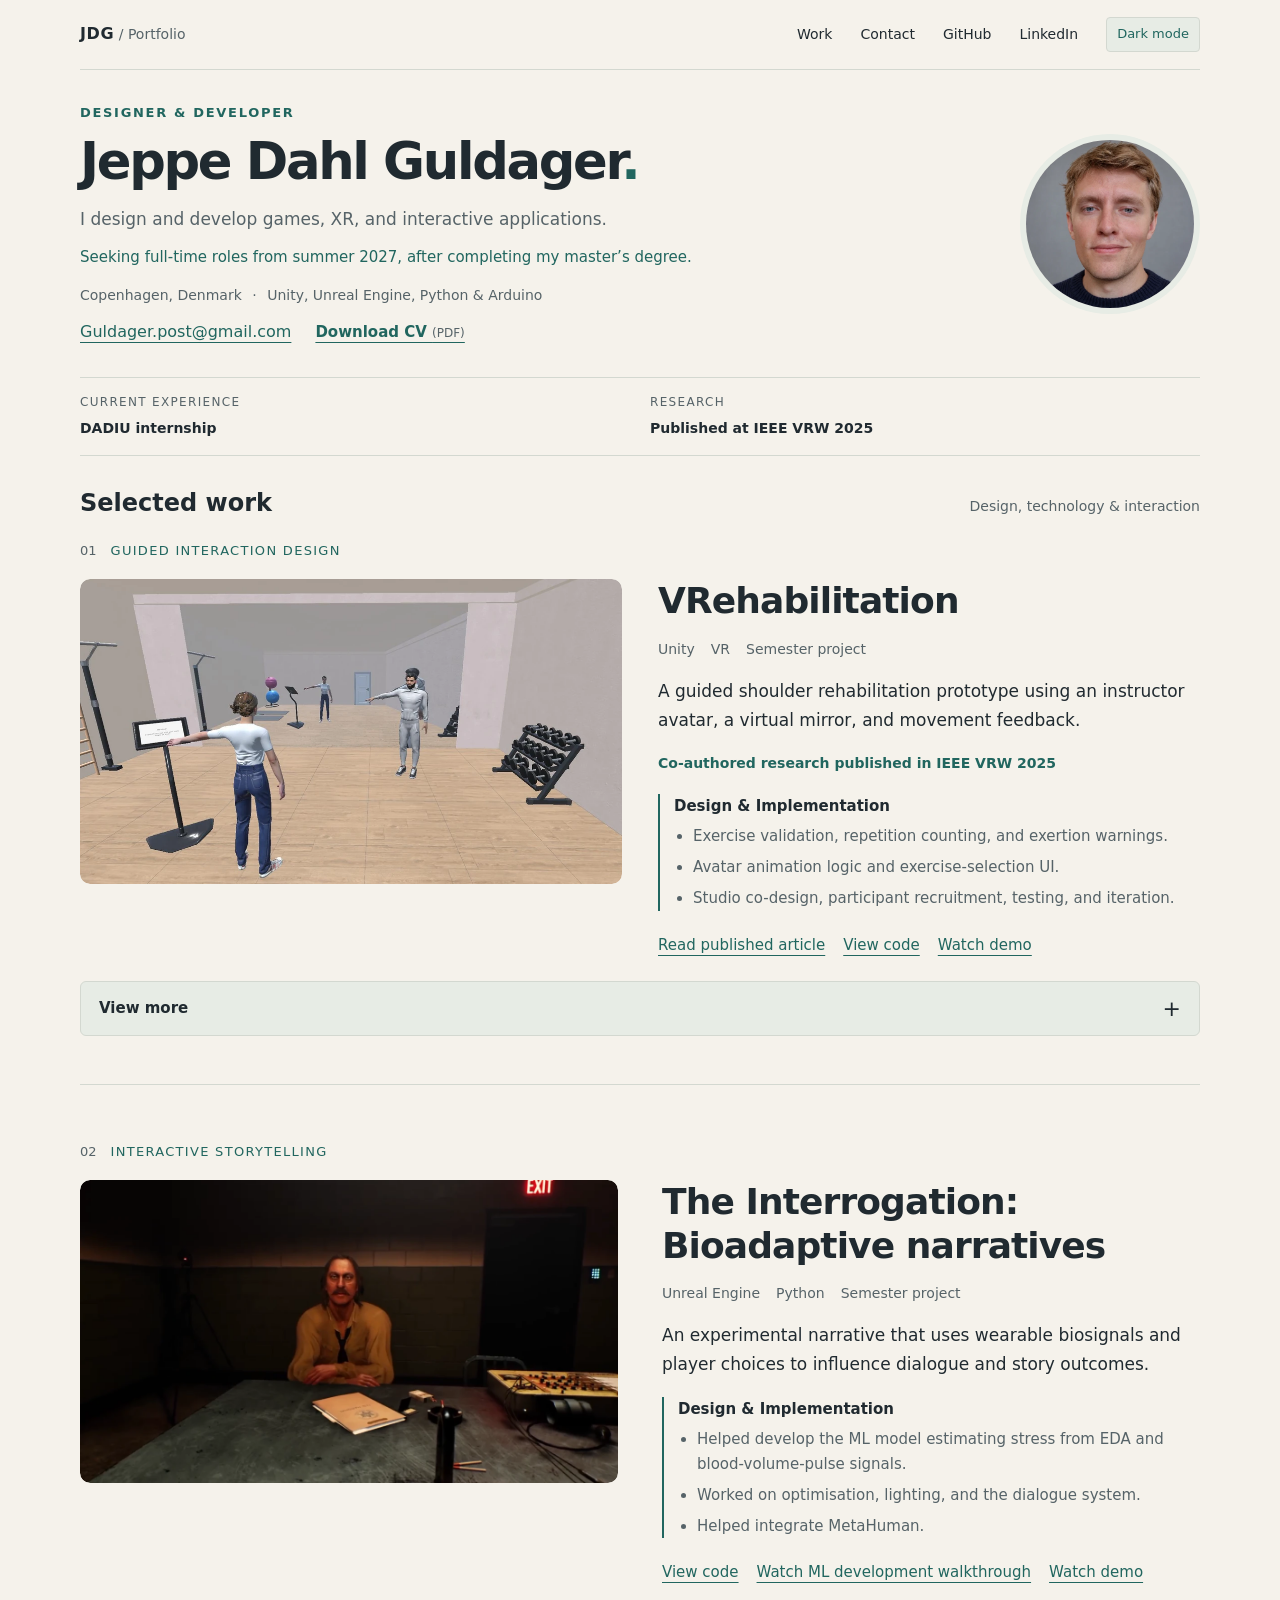
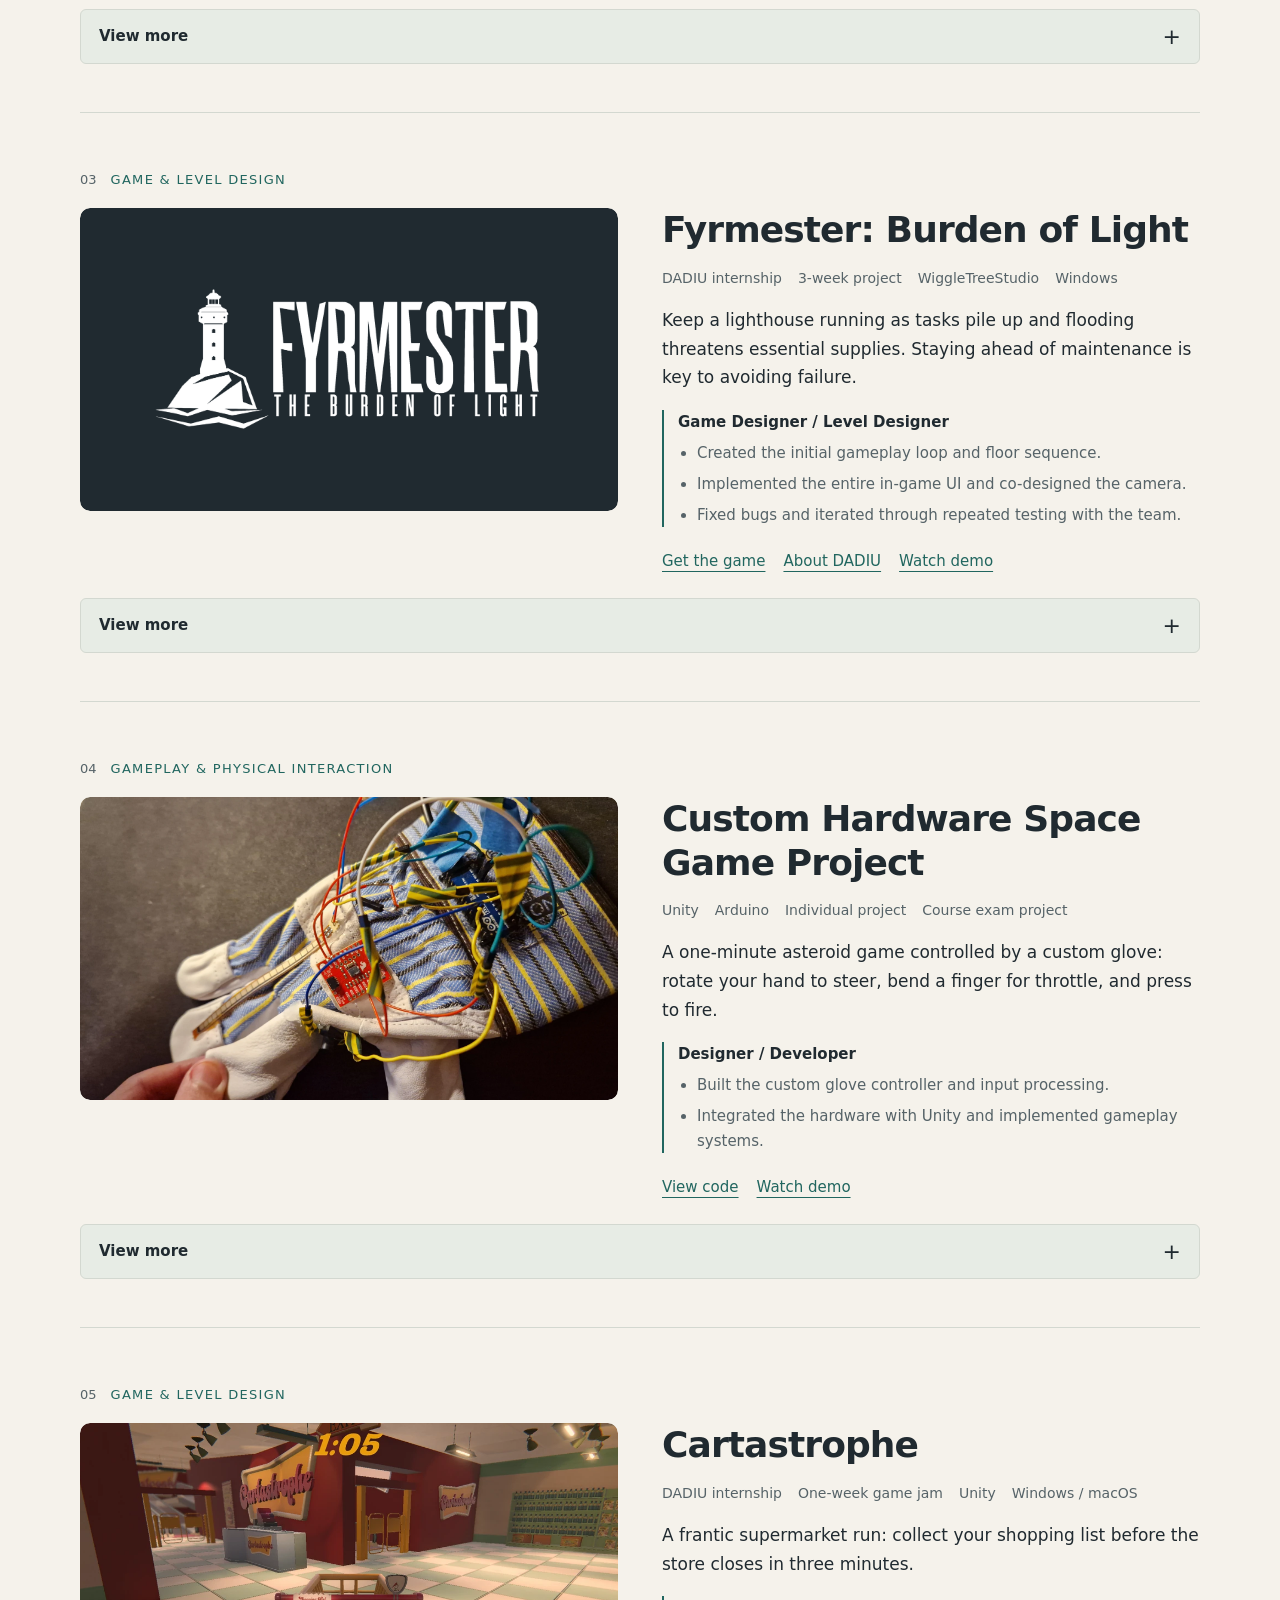
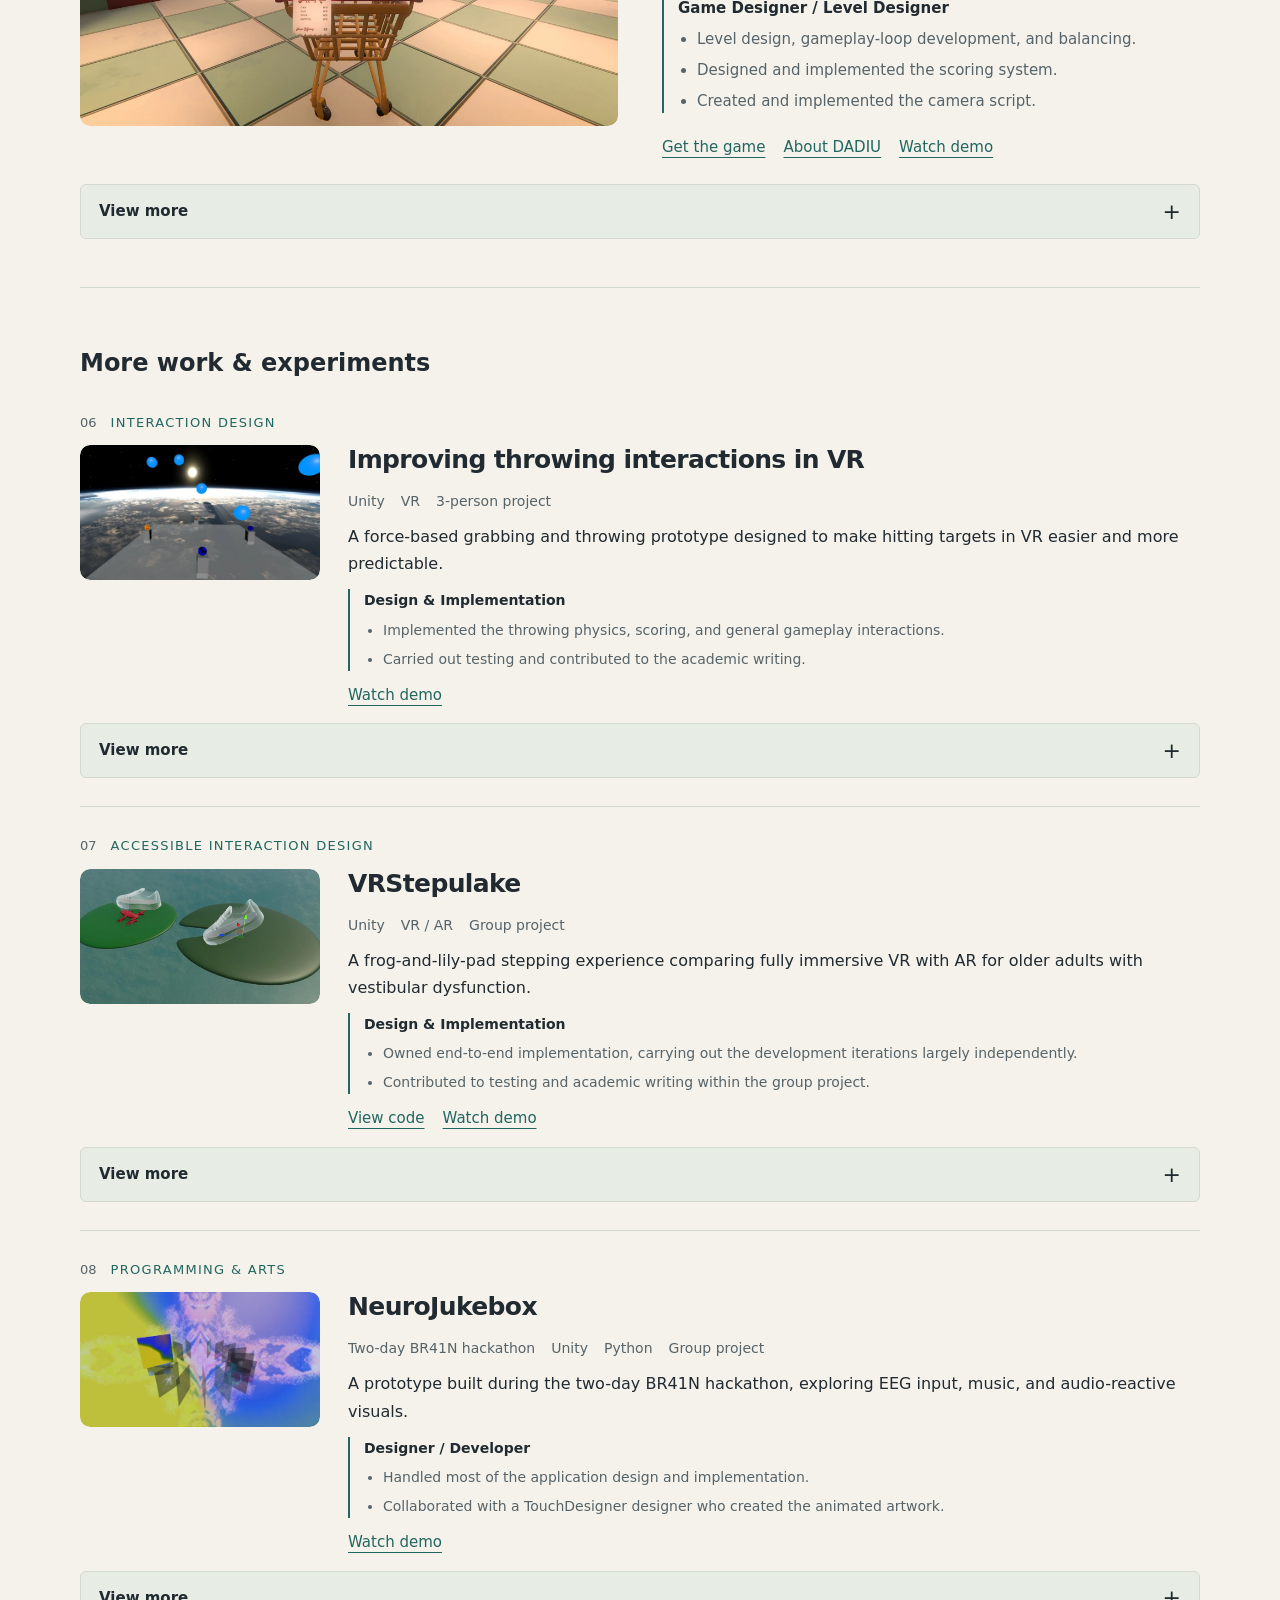
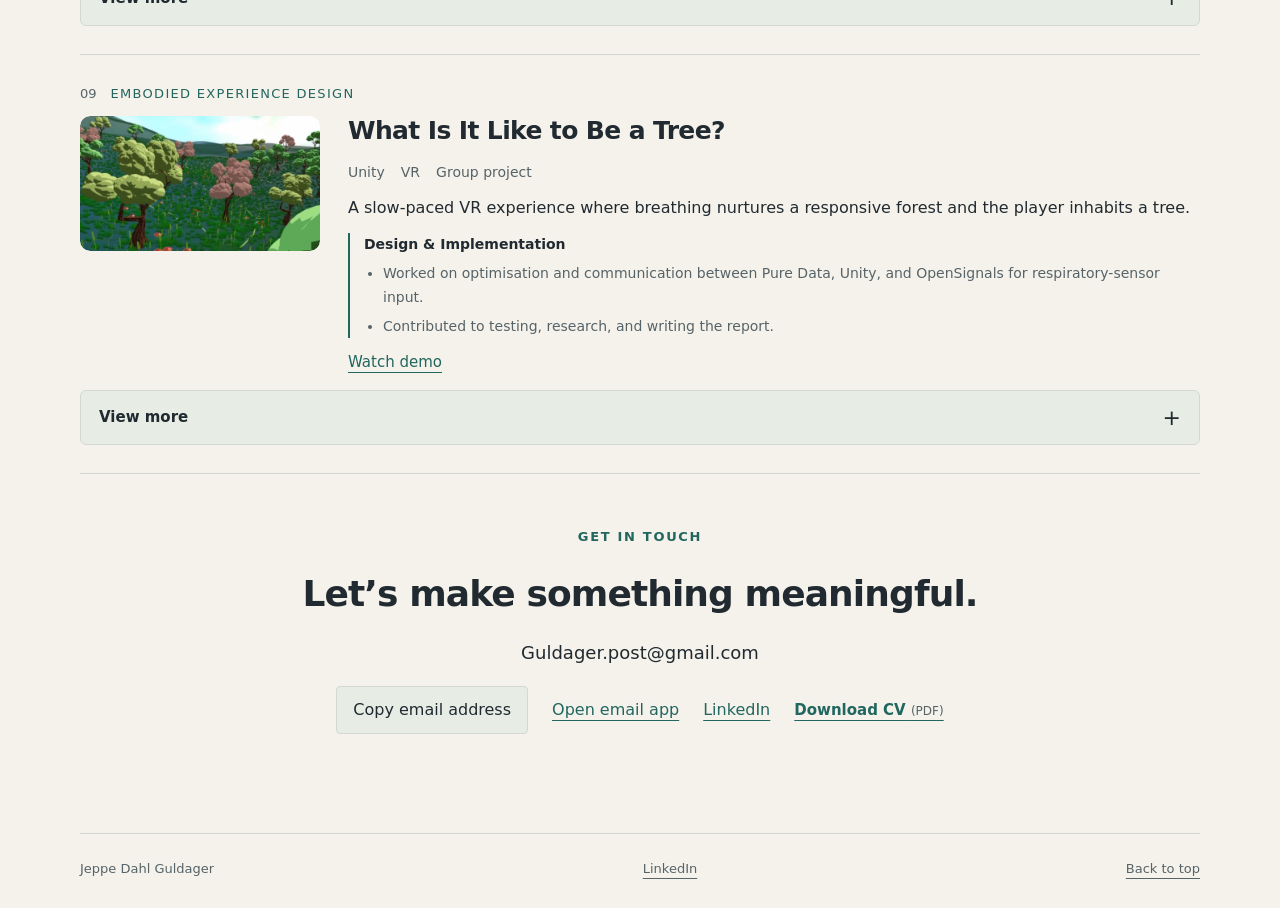
<file: index.html>
<!doctype html>
<html lang="en"><head><meta charset="utf-8"><meta name="viewport" content="width=device-width,initial-scale=1"><title>Jeppe Dahl Guldager — Designer & Developer</title><meta name="description" content="Design and development by Jeppe Dahl Guldager: interactive experiences, games, XR, custom hardware, and research."><link rel="icon" type="image/svg+xml" href="data:image/svg+xml,%3Csvg xmlns='http://www.w3.org/2000/svg' viewBox='0 0 32 32'%3E%3Crect width='32' height='32' rx='6' fill='%23171c25'/%3E%3Cpath d='M20 7v12a7 7 0 0 1-14 0h5a2 2 0 0 0 4 0V7z' fill='%239ec6ff'/%3E%3C/svg%3E"><script>try{if(localStorage.getItem("portfolio-theme")==="dark")document.documentElement.dataset.theme="dark";}catch{}</script><link rel="stylesheet" href="style.css?v=20261003-two-highlights"><script src="projects.js?v=20261003-two-highlights" defer></script><script src="app.js?v=20261003-two-highlights" defer></script><link rel="canonical" href="https://jdguldager.github.io/">
<meta property="og:type" content="website">
<meta property="og:url" content="https://jdguldager.github.io/">
<meta property="og:title" content="Jeppe Dahl Guldager — Designer &amp; Developer">
<meta property="og:description" content="Explore my work in games, XR, interactive applications and custom hardware. Seeking full-time roles from summer 2027.">
<meta property="og:image" content="https://jdguldager.github.io/assets/portfolio-social.jpg">
<meta property="og:image:width" content="1200"><meta property="og:image:height" content="628">
<meta property="og:image:alt" content="Jeppe Dahl Guldager — Designer &amp; Developer. Games, XR and interactive applications.">
<meta name="twitter:card" content="summary_large_image">
<meta name="twitter:title" content="Jeppe Dahl Guldager — Designer &amp; Developer">
<meta name="twitter:image" content="https://jdguldager.github.io/assets/portfolio-social.jpg">
</head>
<body><a class="skip" href="#work">Skip to projects</a><header class="topbar"><a class="brand" href="#top" aria-label="Back to top">JDG<span> / Portfolio</span></a><nav aria-label="Main"><a href="#work">Work</a><a href="#contact">Contact</a><a href="https://github.com/JDGuldager">GitHub</a><a href="https://www.linkedin.com/in/jdguldager/" target="_blank" rel="noopener noreferrer">LinkedIn</a><button type="button" id="theme-toggle" aria-label="Switch to dark theme" aria-pressed="false">Dark mode</button></nav></header>
<main id="top"><section class="intro"><div class="intro-text"><p class="eyebrow">Designer &amp; Developer</p><h1>Jeppe Dahl Guldager<span class="accent">.</span></h1><p class="intro-copy">I design and develop games, XR, and interactive applications.</p><p class="availability">Seeking full-time roles from summer 2027, after completing my master’s degree.</p><p class="intro-facts">Copenhagen, Denmark <span aria-hidden="true">·</span> Unity, Unreal Engine, Python &amp; Arduino</p><div class="contact-actions"><a class="email" href="mailto:Guldager.post@gmail.com">Guldager.post@gmail.com</a><a class="cv-link" href="assets/Jeppe_Dahl_Guldager_CV.pdf" download>Download CV <span>(PDF)</span></a></div></div><img class="portrait" src="assets/jeppe-portrait-navy-v2.webp" alt="Jeppe Dahl Guldager" width="800" height="800" fetchpriority="high"></section><div class="credentials" aria-label="Experience highlights"><a href="https://www.dadiu.dk/" target="_blank" rel="noopener noreferrer"><span>Current experience</span>DADIU internship</a><a href="#shoulder"><span>Research</span>Published at IEEE VRW 2025</a></div><section id="work" aria-labelledby="work-title"><div class="section-heading"><h2 id="work-title">Selected work</h2><span>Design, technology &amp; interaction</span></div><div id="projects"></div><noscript>Please enable JavaScript to view the project portfolio. You can also explore <a href="https://github.com/JDGuldager">my GitHub projects</a>.</noscript></section></main><footer id="contact" aria-labelledby="contact-title"><div><p class="eyebrow">Get in touch</p><h2 id="contact-title">Let’s make something meaningful.</h2><p class="contact-address">Guldager.post@gmail.com</p><div class="contact-actions"><button type="button" id="copy-email">Copy email address</button><a href="mailto:Guldager.post@gmail.com">Open email app</a><a href="https://www.linkedin.com/in/jdguldager/" target="_blank" rel="noopener noreferrer">LinkedIn</a><a class="cv-link" href="assets/Jeppe_Dahl_Guldager_CV.pdf" download>Download CV <span>(PDF)</span></a></div><p id="copy-status" role="status" aria-live="polite"></p></div><div class="footer-bottom"><span>Jeppe Dahl Guldager</span><a href="https://www.linkedin.com/in/jdguldager/" target="_blank" rel="noopener noreferrer">LinkedIn</a><a href="#top">Back to top</a></div></footer></body></html>
</file>
<file: style.css>
:root{color-scheme:dark;--bg:#11151b;--surface:#191f28;--text:#f1f3f5;--muted:#b0b9c7;--line:#333d4c;--accent:#a8cbff}*{box-sizing:border-box}html{scroll-behavior:smooth;scroll-padding-top:28px}body{margin:0;background:var(--bg);color:var(--text);font:16px/1.65 system-ui,-apple-system,BlinkMacSystemFont,"Segoe UI",sans-serif}a{color:inherit;text-underline-offset:5px}a:hover{color:var(--accent)}button,input{font:inherit}a:focus-visible,button:focus-visible,summary:focus-visible,input:focus-visible{outline:3px solid var(--accent);outline-offset:5px}button,.button{cursor:pointer;border:1px solid var(--line);border-radius:4px;background:var(--surface);color:var(--text);padding:10px 16px;text-decoration:none}button:hover,.button:hover{border-color:var(--accent)}button:disabled{opacity:.35;cursor:default}.topbar,main,footer{width:min(1080px,calc(100% - 64px));margin:auto}.topbar{display:flex;justify-content:space-between;align-items:center;min-height:88px;border-bottom:1px solid var(--line)}.brand{text-decoration:none;font-weight:750;letter-spacing:.04em}.brand span{font-size:14px;font-weight:400;color:var(--muted);letter-spacing:0}nav{display:flex;gap:28px}nav a{text-decoration:none;font-size:14px}.intro{padding:65px 0 70px}.eyebrow{text-transform:uppercase;letter-spacing:.13em;font-size:13px;font-weight:650;color:var(--accent);margin:0 0 16px}h1{font-size:clamp(2.7rem,6.5vw,4.8rem);line-height:1.06;letter-spacing:-.045em;margin:0; font-weight:650}.accent{color:var(--accent)}.intro-copy{color:var(--muted);font-size:19px;margin:24px 0 9px}.email{font-size:16px}.section-heading{border-top:1px solid var(--line);padding:24px 0 32px;display:flex;justify-content:space-between;align-items:baseline;gap:18px}.section-heading h2{font-size:20px;margin:0}.section-heading span{font-size:14px;color:var(--muted)}.project{padding:0 0 54px;margin-bottom:48px;border-bottom:1px solid var(--line);scroll-margin-top:25px}.project-top{display:flex;align-items:center;gap:14px;margin-bottom:20px}.project-number{font-size:13px;color:var(--muted);font-variant-numeric:tabular-nums}.category{font-size:13px;text-transform:uppercase;letter-spacing:.1em;color:var(--accent)}.project-grid{display:grid;grid-template-columns:1.22fr 1fr;gap:36px;align-items:start}.media{margin:0}.media img{width:100%;aspect-ratio:16/10;object-fit:cover;border-radius:5px;display:block;background:var(--surface)}.media figcaption{font-size:12px;color:var(--muted);margin-top:8px}.project h3{font-size:clamp(1.6rem,3vw,2rem);line-height:1.2;letter-spacing:-.025em;margin:0 0 15px}.summary{color:#d5dbe4;margin:0 0 18px}.meta{display:flex;gap:7px;flex-wrap:wrap;margin-bottom:18px}.meta span{font-size:12px;border:1px solid var(--line);padding:2px 8px;border-radius:3px;color:var(--muted)}.contribution{border-left:2px solid var(--accent);padding-left:14px;font-size:14px;color:var(--muted);margin:18px 0 22px}.contribution strong{display:block;color:var(--text);font-weight:600;margin-bottom:4px}.links{display:flex;gap:18px;flex-wrap:wrap;font-size:14px}.project details{margin-top:24px}.project summary{list-style:none;display:flex;justify-content:space-between;align-items:center;width:100%;border:1px solid var(--line);border-radius:4px;padding:12px 16px;cursor:pointer;font-weight:550;font-size:14px;background:var(--surface)}.project summary::-webkit-details-marker{display:none}.project summary:after{content:'+';font-size:22px;font-weight:400;line-height:1}.project details[open] summary:after{content:'−'}.less{display:none}details[open] .more{display:none}details[open] .less{display:inline}.expanded{padding:28px 0 0;display:grid;grid-template-columns:repeat(3,1fr);gap:28px}.expanded h4{font-size:16px;margin:0 0 9px}.expanded p{font-size:15px;color:var(--muted);margin:0}.video-wrap{grid-column:1/-1;max-width:800px;width:100%;margin:8px auto 0}.video-wrap iframe{width:100%;aspect-ratio:16/9;border:0;border-radius:4px}footer{padding:8px 0 28px}footer h2{font-size:36px;letter-spacing:-.025em;margin:0 0 15px}.footer-bottom{display:flex;gap:25px;flex-wrap:wrap;justify-content:space-between;border-top:1px solid var(--line);padding-top:24px;margin-top:55px;font-size:13px;color:var(--muted)}.skip{position:absolute;top:-100px}.skip:focus{top:8px;left:8px;background:var(--surface);padding:10px;z-index:10}.editor{max-width:760px;padding:50px 0}.editor h1{font-size:38px}.editor .help{color:var(--muted);margin-bottom:30px}.order-list{padding:0;list-style:none}.order-row{display:flex;align-items:center;justify-content:space-between;gap:12px;padding:16px 0;border-bottom:1px solid var(--line)}.order-row .controls{display:flex;gap:8px}.order-row button{padding:6px 12px;font-size:14px}.share-box{margin-top:32px;padding:24px;background:var(--surface);border:1px solid var(--line);border-radius:5px}.share-box label{display:block;margin-bottom:10px;font-weight:600}.share-box input{width:100%;padding:12px;color:var(--text);background:var(--bg);border:1px solid var(--line);border-radius:3px;font-size:14px;margin-bottom:14px}.share-actions{display:flex;flex-wrap:wrap;gap:10px}.status{min-height:26px;color:var(--accent);font-size:14px}.subtle{font-size:14px;color:var(--muted)}@media(max-width:750px){.topbar,main,footer{width:calc(100% - 36px)}.topbar{min-height:72px}nav{gap:16px}.brand span{display:none}.intro{padding:45px 0 48px}.intro-copy{font-size:17px}.section-heading{display:block}.section-heading span{display:block;margin-top:5px}.project-grid{grid-template-columns:1fr;gap:24px}.media img{aspect-ratio:16/9}.expanded{grid-template-columns:1fr;gap:24px}.project{padding-bottom:36px;margin-bottom:34px}.order-row{align-items:flex-start}.order-row .controls{flex-shrink:0}.order-row button{padding:6px 8px}.order-row span{font-size:14px}}@media(prefers-reduced-motion:reduce){html{scroll-behavior:auto}}
.media img{height:auto}
#fyrmester .media img{object-fit:contain;padding:24px}

/* Balanced introduction and consistent project columns. */
.intro{text-align:center;padding:56px 0 54px}
.intro h1{font-size:clamp(2.5rem,5.4vw,4.25rem);line-height:1.12;text-wrap:balance}
.intro-copy{max-width:650px;margin:22px auto 14px;text-wrap:balance}
.project-grid{grid-template-columns:minmax(0,1fr) minmax(0,1fr);gap:44px;align-items:center}
.media img{aspect-ratio:16/9}
.expanded{grid-template-columns:repeat(2,minmax(0,1fr));gap:28px 44px}
footer>div:first-child{text-align:center;padding:16px 0 8px}
footer h2{text-wrap:balance}
@media(max-width:750px){.intro{padding:42px 0}.intro h1{max-width:560px;margin:auto}.intro-copy{max-width:490px}.project-grid{grid-template-columns:1fr;gap:24px}.expanded{grid-template-columns:1fr;gap:24px}footer h2{font-size:30px}}

.process{grid-column:1/-1;display:grid;grid-template-columns:1fr 1fr;gap:36px;align-items:center;border-top:1px solid var(--line);padding-top:28px}.process .eyebrow{font-size:12px;color:var(--accent);margin-bottom:10px}.process img{display:block;width:100%;height:auto;max-height:380px;object-fit:contain;border-radius:4px;background:var(--surface)}.process a{display:block}.process h4{font-size:20px}@media(max-width:750px){.process{grid-template-columns:1fr;gap:22px}}

/* Personal introduction and an image-led opening project. */
.topbar,main,footer{width:min(1120px,calc(100% - 64px))}
.intro{display:grid;grid-template-columns:minmax(0,1.5fr) minmax(220px, .8fr);gap:80px;align-items:center;text-align:left;padding:64px 0 52px}
.intro h1{font-size:clamp(3rem,5.4vw,4.7rem);line-height:1.05;letter-spacing:-.045em}
.intro-copy{font-size:19px;max-width:590px;margin:24px 0 20px;text-wrap:pretty}
.portrait{display:block;width:100%;max-width:290px;aspect-ratio:1;object-fit:cover;border-radius:50%;justify-self:center;border:6px solid var(--surface)}
.credentials{display:grid;grid-template-columns:repeat(2,1fr);gap:28px;border-top:1px solid var(--line);border-bottom:1px solid var(--line);padding:22px 0;margin-bottom:48px}
.credentials a{text-decoration:none;font-size:16px;font-weight:550}
.credentials span{display:block;font-size:12px;text-transform:uppercase;letter-spacing:.11em;color:var(--muted);font-weight:450;margin-bottom:4px}
.section-heading{border-top:0;padding:0 0 28px}
.section-heading h2{font-size:24px}
.project{margin-bottom:56px;padding-bottom:48px}
.project-top{margin-bottom:18px}
.project h3{font-size:clamp(1.8rem,3vw,2.25rem)}
.meta{gap:6px 16px;margin-bottom:16px}
.meta span{font-size:14px;border:0;padding:0;border-radius:0}
.summary{font-size:17px;line-height:1.7}
.contribution{font-size:15px}
.links{font-size:15px}
.media{position:relative;overflow:hidden;border-radius:10px}
.media img{border-radius:10px}
#fyrmester .media>img:first-child{object-fit:contain;padding:clamp(24px,5vw,64px);aspect-ratio:16/9}
.featured .project-grid{grid-template-columns:1fr;gap:28px}
.featured .media>img:first-child{max-height:500px;object-fit:cover}
.featured .project-copy{display:grid;grid-template-columns:1fr 1fr;gap:0 44px;align-items:start}
.featured .project-copy h3{grid-column:1;grid-row:1;font-size:clamp(2rem,3.2vw,2.65rem)}
.featured .meta{grid-column:1;grid-row:2}
.featured .summary{grid-column:1;grid-row:3}
.featured .contribution{grid-column:2;grid-row:3;margin-top:0}
.featured .links{grid-column:2;grid-row:4}
.project summary{font-size:15px;padding:14px 18px;border-radius:6px}
@media(max-width:750px){
.topbar,main,footer{width:calc(100% - 36px)}
.intro{grid-template-columns:1fr;gap:25px;text-align:center;padding:34px 0}
.portrait{grid-row:1;max-width:138px;border-width:4px}
.intro h1{font-size:clamp(2.6rem,10vw,3.7rem)}
.intro-copy{font-size:17px;margin:20px auto 16px}
.credentials{grid-template-columns:1fr;gap:16px;padding:22px 0;margin-bottom:34px;text-align:center}
.credentials span{font-size:12px;margin-bottom:1px}
.project-grid{gap:24px}
.featured .project-copy{display:block}
.featured .contribution{margin:18px 0 22px}
.project{margin-bottom:38px;padding-bottom:34px}
}
.portrait{height:auto}

/* Recruiter overview: compact opening, direct navigation and clear evidence. */
.topbar{min-height:70px}
.intro{padding:32px 0;gap:48px;grid-template-columns:minmax(0,1fr) 180px}
.intro h1{font-size:clamp(2.2rem,4vw,3.5rem);max-width:700px}
.intro .eyebrow{margin-bottom:12px}
.intro-copy{font-size:17px;margin:16px 0 12px;max-width:690px}
.portrait{max-width:180px}
.intro-facts{font-size:14px;color:var(--muted);margin:0 0 12px}
.intro-facts span{padding:0 6px}
.credentials{padding:15px 0;margin-bottom:28px;gap:20px}
.credentials a{font-size:14px}
.section-heading{padding-bottom:16px}
.featured .project-grid{grid-template-columns:minmax(0,1fr) minmax(0,1fr);gap:36px}
.featured .project-copy{display:block}
.featured .project-copy h3{font-size:clamp(1.8rem,3vw,2.25rem)}
.featured .contribution{margin:18px 0 22px}
.featured .media>img:first-child{max-height:340px}
.project-highlight{color:var(--accent);font-size:14px;font-weight:550;margin:0 0 16px}
.compact .project-grid{grid-template-columns:240px minmax(0,1fr);gap:28px}
.compact h3{font-size:25px}
.compact .summary{font-size:16px;margin-bottom:12px}
.compact .meta{margin-bottom:10px}
.compact .contribution{font-size:14px;margin:12px 0}
.compact{padding-bottom:28px;margin-bottom:28px}
.compact .project-top{margin-bottom:12px}
.compact details{margin-top:16px}
.more-work{margin-bottom:12px}
@media(max-width:750px){
 .intro{grid-template-columns:minmax(0,1fr) 100px;text-align:left;gap:16px;padding:26px 0}
 .intro-text{min-width:0}
 .intro h1{font-size:clamp(2rem,6vw,2.8rem);margin:0}
 .intro-copy{font-size:16px;margin:14px 0}
 .portrait{grid-row:auto;max-width:100px;align-self:start;margin-top:32px}
 .credentials{grid-template-columns:1fr;gap:10px;text-align:left;padding:14px 0;margin-bottom:24px}
 .credentials span{display:inline;margin-right:10px;font-size:10px}
 .featured .project-grid,.compact .project-grid{grid-template-columns:1fr;gap:20px}
 .compact .media{max-width:340px}
}
@media(max-width:430px){
 .intro{grid-template-columns:1fr;position:relative}
 .intro .eyebrow{padding-right:84px;min-height:40px;display:flex;align-items:center;font-size:12px}
 .portrait{position:absolute;right:0;top:22px;width:68px;margin:0}
 nav{gap:12px}
 .topbar nav a{font-size:12px}
}

/* Scannable contributions and a consistent image alignment. */
.project-grid{align-items:start}
.contribution ul{margin:6px 0 0;padding-left:19px}
.contribution li+li{margin-top:6px}
.contribution p{margin:0}
.contact-actions{display:flex;flex-wrap:wrap;align-items:center;gap:12px 24px}
.cv-link{font-size:15px;font-weight:600;color:var(--accent)}
.cv-link span{font-size:12px;font-weight:400;color:var(--muted)}
footer .contact-actions{justify-content:center}
#asteroids .media img{object-fit:cover;object-position:50% 45%}
@media(max-width:750px){
 .intro{display:flex;flex-direction:column;text-align:center;gap:22px;padding:28px 0}
 .portrait{position:static;order:-1;width:170px;max-width:170px;height:auto;margin:0;align-self:center;border-width:4px}
 .intro .eyebrow{padding:0;min-height:0;display:block;margin-bottom:12px}
 .intro h1{margin:0 auto}
 .intro-copy{margin:16px auto;max-width:520px}
 .contact-actions{justify-content:center}
}

#contact{scroll-margin-top:28px}.contact-address{font-size:18px;user-select:all;margin:12px 0 18px}#copy-status{min-height:24px;font-size:14px;color:var(--accent);margin:12px 0 0}

.availability{font-size:15px;color:var(--accent);margin:0 0 14px}

/* Light by default; the original dark palette remains available. */
:root{color-scheme:light;--bg:#F5F2EB;--surface:#E7ECE5;--text:#202A30;--muted:#566368;--line:#D3D8D0;--accent:#21665F;--summary:#202A30}
:root[data-theme="dark"]{color-scheme:dark;--bg:#11151b;--surface:#191f28;--text:#f1f3f5;--muted:#b0b9c7;--line:#333d4c;--accent:#a8cbff;--summary:#d5dbe4}
.summary{color:var(--summary)}
.links a,.email,.contact-actions a{color:var(--accent)}
#fyrmester .media img{background:#202A30}
.topbar nav{align-items:center}
#theme-toggle{font-size:13px;line-height:1.4;padding:7px 10px;white-space:nowrap;color:var(--accent)}
@media(max-width:550px){.topbar{flex-wrap:wrap;gap:12px;padding:16px 0}.topbar nav{justify-content:space-between;flex-wrap:wrap;width:100%;gap:12px}}
</file>
